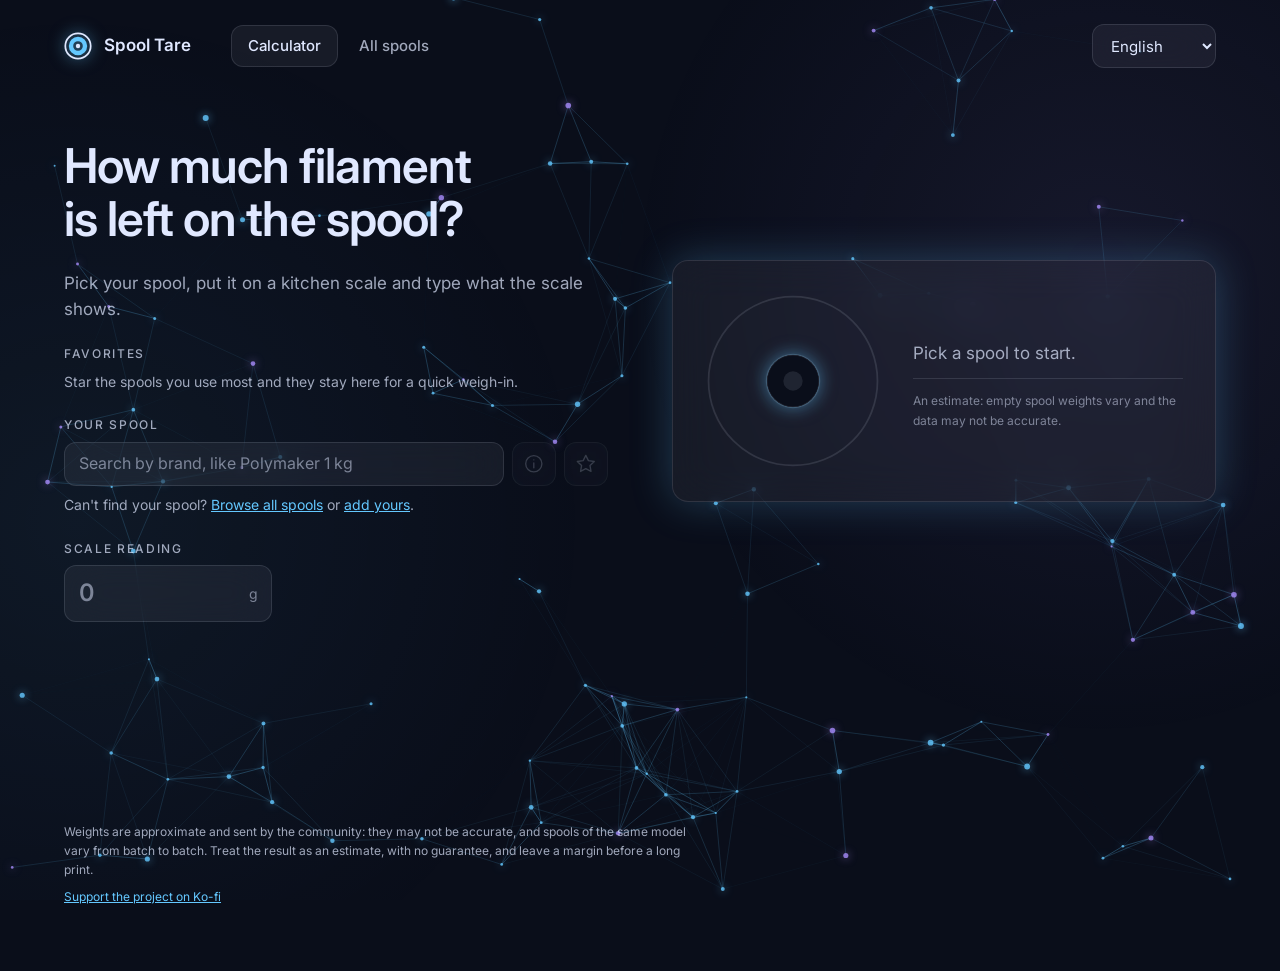
<file: index.html>
<!doctype html>
<html lang="en">
<head>
  <meta charset="utf-8">
  <meta name="viewport" content="width=device-width, initial-scale=1">
  <title>Spool Tare — filament spool weights</title>
  <meta name="description" content="Find the weight of an empty 3D printer filament spool and work out how much filament is left.">
  <!-- Set content to "owner/repository" if the site is not served from <owner>.github.io. -->
  <meta name="github-repo" content="">
  <meta name="theme-color" content="#0a0e1a">
  <link rel="icon" href="assets/icon.svg" type="image/svg+xml">
  <link rel="preconnect" href="https://fonts.googleapis.com">
  <link rel="preconnect" href="https://fonts.gstatic.com" crossorigin>
  <link href="https://fonts.googleapis.com/css2?family=Inter:wght@400;500;600&display=swap" rel="stylesheet">
  <link rel="stylesheet" href="assets/style.css">
  <script type="module" src="assets/app.js"></script>
  <script type="module" src="assets/particles.js"></script>
</head>
<body>
  <div id="nebula" aria-hidden="true"></div>
  <canvas id="particles" aria-hidden="true"></canvas>

  <header class="top">
    <a class="brand" href="./">
      <svg viewBox="0 0 32 32" width="28" height="28" aria-hidden="true">
        <circle cx="16" cy="16" r="14.5" fill="none" stroke="currentColor" stroke-width="2"/>
        <circle cx="16" cy="16" r="8" fill="none" stroke="var(--blue)" stroke-width="5"/>
        <circle cx="16" cy="16" r="2.5" fill="currentColor"/>
      </svg>
      <span>Spool Tare</span>
    </a>
    <nav class="nav" data-i18n-aria="nav.label" aria-label="Pages">
      <a href="./" aria-current="page" data-i18n="nav.home">Calculator</a>
      <a href="spools.html" data-i18n="nav.catalog">All spools</a>
    </nav>
    <div class="top-actions">
      <label class="lang">
        <span class="sr-only" data-i18n="lang.label">Language</span>
        <select id="lang"></select>
      </label>
    </div>
  </header>

  <main>
    <section class="hero" aria-labelledby="hero-title">
      <div class="hero-form">
        <h1 id="hero-title" data-i18n="hero.title">How much filament is left on the spool?</h1>
        <p class="lead" data-i18n="hero.lead">Pick your spool, put it on a kitchen scale and type what the scale shows.</p>

        <div class="favorites" id="favorites" aria-labelledby="fav-title">
          <h2 id="fav-title" data-i18n="fav.title">Favorites</h2>
          <ul id="fav-list"></ul>
          <p class="hint" id="fav-empty" data-i18n="fav.empty">Star the spools you use most and they stay here for a quick weigh-in.</p>
        </div>

        <div class="field combo">
          <label for="pick" data-i18n="calc.spool.label">Your spool</label>
          <div class="pick-row">
            <input id="pick" type="search" autocomplete="off" role="combobox" aria-expanded="false" aria-controls="pick-list"
                   aria-autocomplete="list" data-i18n-placeholder="calc.spool.placeholder" placeholder="Search brand or product">
            <span id="pick-fav"></span>
          </div>
          <ul id="pick-list" role="listbox" hidden></ul>
          <p class="hint">
            <span data-i18n="home.missing">Can't find your spool?</span>
            <a href="spools.html" data-i18n="home.browse">Browse all spools</a>
            <span data-i18n="home.or">or</span>
            <a id="missing-add" href="spools.html#add" data-i18n="home.add">add yours</a>.
          </p>
        </div>

        <div class="field reading">
          <label for="reading" data-i18n="calc.reading.label">Scale reading</label>
          <div class="with-unit">
            <input id="reading" type="number" inputmode="decimal" min="0" step="1" placeholder="0">
            <span aria-hidden="true">g</span>
          </div>
        </div>
      </div>

      <div class="scale" aria-live="polite">
        <div class="gauge-wrap" id="gauge-wrap">
          <svg class="gauge" viewBox="0 0 200 200" aria-hidden="true">
            <circle class="gauge-flange" cx="100" cy="100" r="96"/>
            <circle class="gauge-filament" id="gauge-filament" cx="100" cy="100" r="30"/>
            <circle class="gauge-core" cx="100" cy="100" r="30"/>
            <circle class="gauge-hole" cx="100" cy="100" r="11"/>
          </svg>
        </div>
        <div class="scale-text">
          <p class="scale-spool" id="scale-spool"></p>
          <p class="scale-main" id="scale-main"></p>
          <p class="scale-sub" id="scale-sub"></p>
          <p class="scale-note" data-i18n="disclaimer.short">An estimate: empty spool weights vary and the data may not be accurate.</p>
        </div>
      </div>
    </section>
  </main>

  <footer class="foot">
    <p class="disclaimer" data-i18n="disclaimer.full">Weights are approximate and sent by the community: they may not be accurate, and spools of the same model vary from batch to batch. Treat the result as an estimate, with no guarantee, and leave a margin before a long print.</p>
    <p><a href="https://ko-fi.com/ralexsander" target="_blank" rel="noopener" data-i18n="footer.support">Support the project on Ko-fi</a></p>
  </footer>
</body>
</html>
</file>
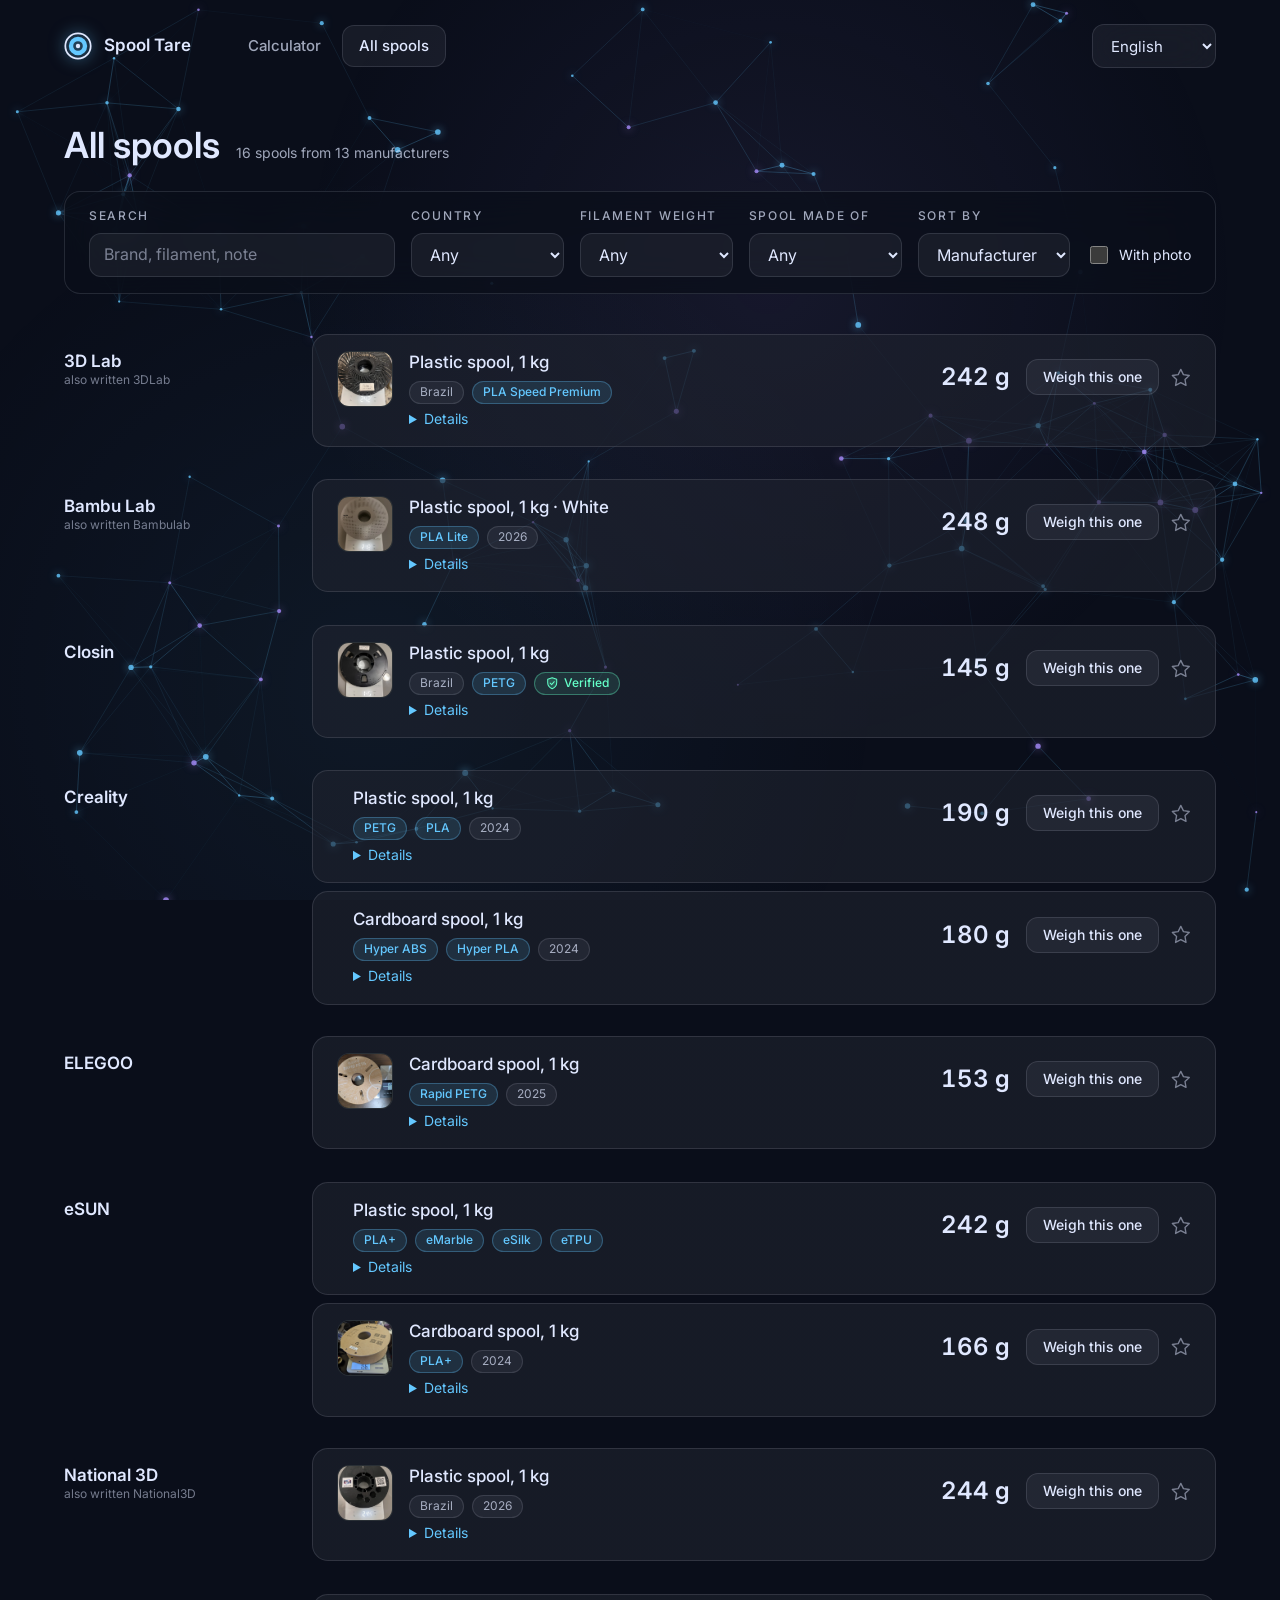
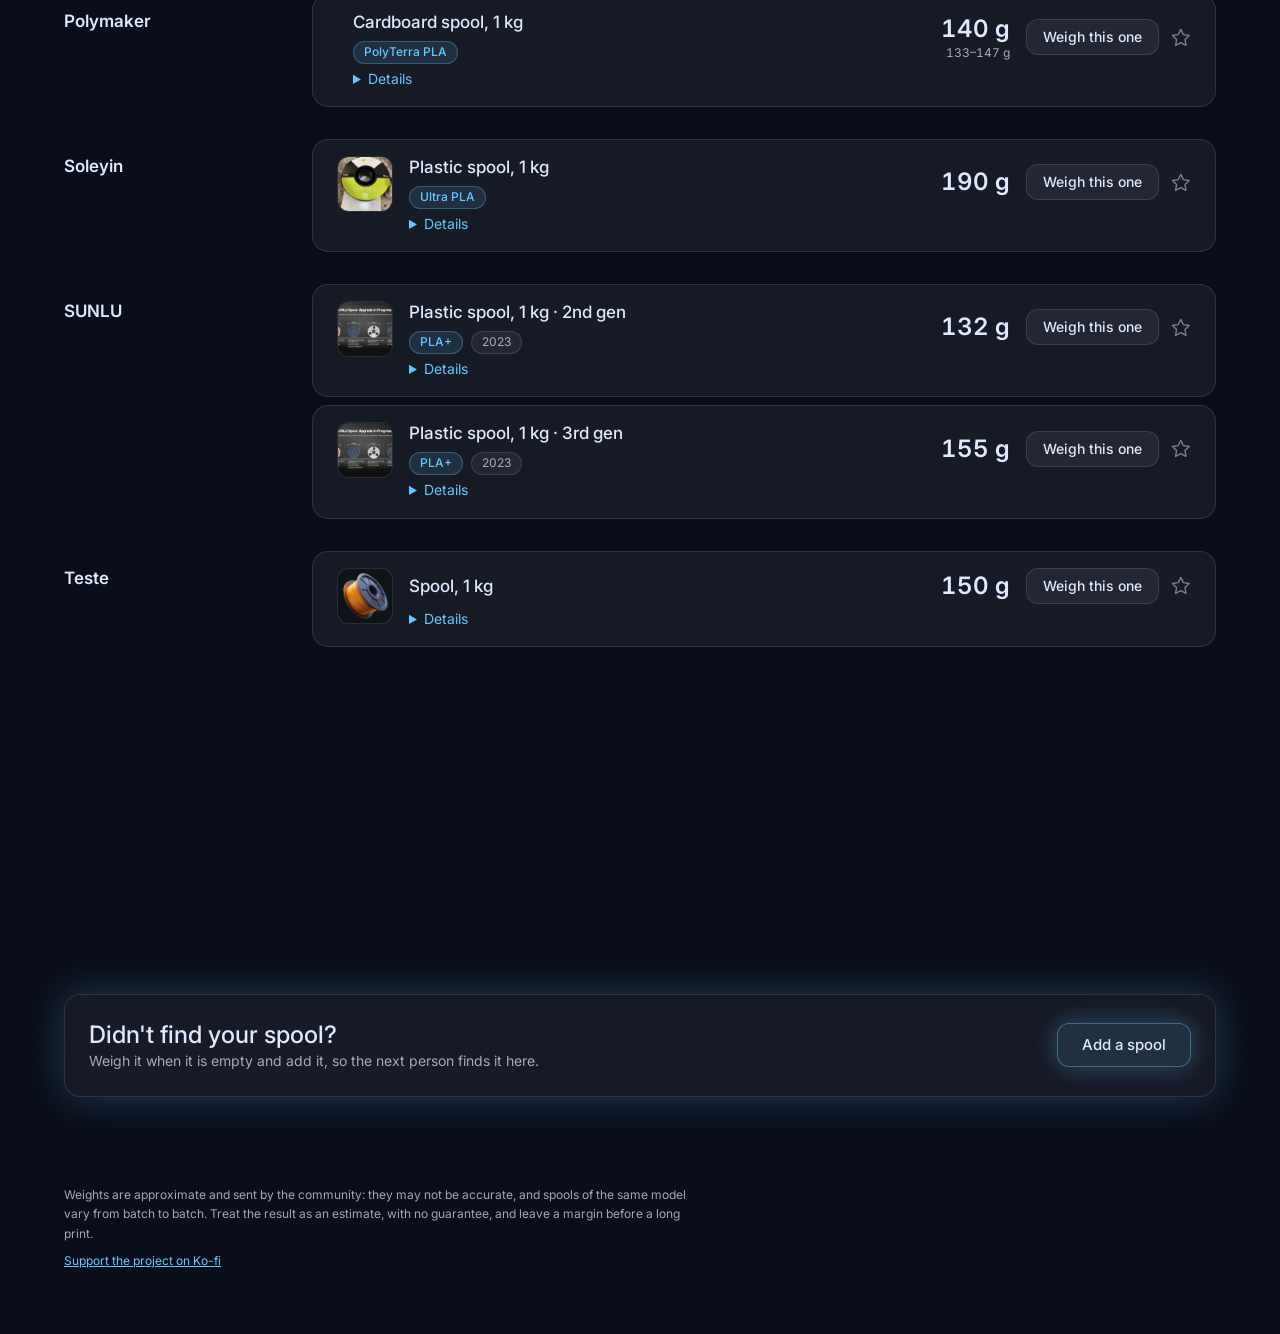
<file: spools.html>
<!doctype html>
<html lang="en">
<head>
  <meta charset="utf-8">
  <meta name="viewport" content="width=device-width, initial-scale=1">
  <title>All spools — Spool Tare</title>
  <meta name="description" content="Empty weights of 3D printer filament spools, by manufacturer, with filters and photos.">
  <!-- Set content to "owner/repository" if the site is not served from <owner>.github.io. -->
  <meta name="github-repo" content="">
  <meta name="theme-color" content="#0a0e1a">
  <link rel="icon" href="assets/icon.svg" type="image/svg+xml">
  <link rel="preconnect" href="https://fonts.googleapis.com">
  <link rel="preconnect" href="https://fonts.gstatic.com" crossorigin>
  <link href="https://fonts.googleapis.com/css2?family=Inter:wght@400;500;600&display=swap" rel="stylesheet">
  <link rel="stylesheet" href="assets/style.css">
  <script type="module" src="assets/app.js"></script>
  <script type="module" src="assets/particles.js"></script>
</head>
<body>
  <div id="nebula" aria-hidden="true"></div>
  <canvas id="particles" aria-hidden="true"></canvas>

  <header class="top">
    <a class="brand" href="./">
      <svg viewBox="0 0 32 32" width="28" height="28" aria-hidden="true">
        <circle cx="16" cy="16" r="14.5" fill="none" stroke="currentColor" stroke-width="2"/>
        <circle cx="16" cy="16" r="8" fill="none" stroke="var(--blue)" stroke-width="5"/>
        <circle cx="16" cy="16" r="2.5" fill="currentColor"/>
      </svg>
      <span>Spool Tare</span>
    </a>
    <nav class="nav" data-i18n-aria="nav.label" aria-label="Pages">
      <a href="./" data-i18n="nav.home">Calculator</a>
      <a href="spools.html" aria-current="page" data-i18n="nav.catalog">All spools</a>
    </nav>
    <div class="top-actions">
      <label class="lang">
        <span class="sr-only" data-i18n="lang.label">Language</span>
        <select id="lang"></select>
      </label>
    </div>
  </header>

  <main>
    <section class="catalog" aria-labelledby="catalog-title">
      <div class="catalog-head">
        <h1 id="catalog-title" data-i18n="catalog.title">All spools</h1>
        <p id="catalog-count" class="muted"></p>
      </div>

      <form class="filters" id="filters" role="search">
        <div class="field grow">
          <label for="q" data-i18n="filter.search">Search</label>
          <input id="q" type="search" data-i18n-placeholder="filter.search.placeholder" placeholder="Brand, product, note">
        </div>
        <div class="field">
          <label for="f-country" data-i18n="filter.country">Country</label>
          <select id="f-country"></select>
        </div>
        <div class="field">
          <label for="f-size" data-i18n="filter.size">Filament weight</label>
          <select id="f-size"></select>
        </div>
        <div class="field">
          <label for="f-body" data-i18n="filter.body">Spool made of</label>
          <select id="f-body"></select>
        </div>
        <div class="field">
          <label for="f-sort" data-i18n="filter.sort">Sort by</label>
          <select id="f-sort">
            <option value="maker" data-i18n="sort.maker">Manufacturer</option>
            <option value="light" data-i18n="sort.light">Lightest first</option>
            <option value="heavy" data-i18n="sort.heavy">Heaviest first</option>
          </select>
        </div>
        <label class="check"><input id="f-photo" type="checkbox"> <span data-i18n="filter.photo">With photo</span></label>
      </form>

      <div id="list"></div>

      <aside class="glass cta">
        <div>
          <h2 data-i18n="cta.title">Didn't find your spool?</h2>
          <p class="muted" data-i18n="cta.text">Weigh it when it is empty and add it, so the next person finds it here.</p>
        </div>
        <button class="btn btn-primary" id="open-contribute" type="button" data-i18n="contribute.open">Add a spool</button>
      </aside>
    </section>
  </main>

  <footer class="foot">
    <p class="disclaimer" data-i18n="disclaimer.full">Weights are approximate and sent by the community: they may not be accurate, and spools of the same model vary from batch to batch. Treat the result as an estimate, with no guarantee, and leave a margin before a long print.</p>
    <p><a href="https://ko-fi.com/ralexsander" target="_blank" rel="noopener" data-i18n="footer.support">Support the project on Ko-fi</a></p>
  </footer>

  <dialog id="contribute" aria-labelledby="contribute-title">
    <form id="contribute-form" method="dialog">
      <h2 id="contribute-title" data-i18n="contribute.title">Add a spool you weighed</h2>
      <p class="muted" data-i18n="contribute.lead">Fill this in, then finish on GitHub, where you attach a photo of the spool (required). You need a free GitHub account.</p>

      <div class="field">
        <label for="c-maker" data-i18n="field.manufacturer">Manufacturer</label>
        <input id="c-maker" list="makers" required autocomplete="off">
        <datalist id="makers"></datalist>
        <p class="hint" id="c-maker-hint"></p>
      </div>
      <div class="field">
        <label for="c-country" data-i18n="field.country">Country where it is sold</label>
        <select id="c-country"></select>
      </div>
      <div class="row">
        <div class="field">
          <label for="c-body" data-i18n="field.body">Spool made of</label>
          <select id="c-body" required></select>
        </div>
        <div class="field">
          <label for="c-filament" data-i18n="field.filament">Filament weight when new</label>
          <input id="c-filament" placeholder="1 kg">
        </div>
      </div>
      <div class="row">
        <div class="field">
          <label for="c-weight" data-i18n="field.weight">Empty spool weight</label>
          <div class="with-unit"><input id="c-weight" type="number" inputmode="decimal" min="5" max="5000" step="0.1" required><span aria-hidden="true">g</span></div>
        </div>
        <div class="field">
          <label for="c-variant" data-i18n="field.variant">Spool variant</label>
          <input id="c-variant" maxlength="60" data-i18n-placeholder="field.variant.placeholder" placeholder="Reusable, 3rd generation, transparent…">
        </div>
      </div>
      <div class="row row-3">
        <div class="field">
          <label for="c-outer" data-i18n="field.outer">Outer diameter</label>
          <div class="with-unit"><input id="c-outer" type="number" inputmode="decimal" min="5" max="500" step="0.1"><span aria-hidden="true">mm</span></div>
        </div>
        <div class="field">
          <label for="c-width" data-i18n="field.width">Width</label>
          <div class="with-unit"><input id="c-width" type="number" inputmode="decimal" min="5" max="500" step="0.1"><span aria-hidden="true">mm</span></div>
        </div>
        <div class="field">
          <label for="c-hole" data-i18n="field.hole">Hole diameter</label>
          <div class="with-unit"><input id="c-hole" type="number" inputmode="decimal" min="5" max="500" step="0.1"><span aria-hidden="true">mm</span></div>
        </div>
      </div>
      <div class="row">
        <div class="field">
          <label for="c-filaments" data-i18n="field.filaments">Filaments sold on this spool</label>
          <input id="c-filaments" placeholder="PLA+, PETG, eSilk">
        </div>
        <div class="field">
          <label for="c-year" data-i18n="field.year">Year bought</label>
          <input id="c-year" type="number" inputmode="numeric" min="2000" max="2100" step="1">
        </div>
      </div>
      <div class="row">
        <div class="field">
          <label for="c-source" data-i18n="field.source">Where the weight comes from</label>
          <select id="c-source">
            <option value="I weighed it myself" data-i18n="source.opt.measured">I weighed it myself</option>
            <option value="Manufacturer's website or datasheet" data-i18n="source.opt.manufacturer">Manufacturer's website or datasheet</option>
            <option value="Other source" data-i18n="source.opt.other">Other source</option>
          </select>
        </div>
        <div class="field">
          <label for="c-source-url" data-i18n="field.sourceurl">Link to the source</label>
          <input id="c-source-url" type="url" placeholder="https://">
        </div>
      </div>
      <div class="field">
        <label for="c-comment" data-i18n="field.comment">Notes</label>
        <textarea id="c-comment" rows="2" maxlength="500" data-i18n-placeholder="field.comment.placeholder" placeholder="Outer diameter, width, core diameter…"></textarea>
      </div>
      <p class="hint" id="c-error" role="alert"></p>
      <div class="dialog-actions">
        <button class="btn" type="button" id="contribute-cancel" data-i18n="contribute.cancel">Cancel</button>
        <button class="btn btn-primary" type="submit" data-i18n="contribute.submit">Continue on GitHub</button>
      </div>
    </form>
  </dialog>

</body>
</html>
</file>
<file: assets/style.css>
/* "Particle System" theme: blue-black ground, cool accents, content on glass, glow instead of shadow. */
:root {
  --ground: #0a0e1a;
  --bed: #0f1419;
  --mist: #e0e8ff;
  --mist-70: rgb(224 232 255 / 0.7);
  --mist-50: rgb(224 232 255 / 0.5);
  --blue: #64c8ff;
  --teal: #64ffc8;
  --violet: #a78bfa;

  --glass: rgb(224 232 255 / 0.06);
  --glass-raised: rgb(224 232 255 / 0.1);
  --hairline: rgb(224 232 255 / 0.12);
  --overlay: rgb(15 20 25 / 0.88);
  --glow: 0 0 40px rgb(100 200 255 / 0.25);
  --glow-strong: 0 0 60px rgb(100 200 255 / 0.4);
  --blur: blur(20px);

  --radius-card: 16px;
  --radius-control: 12px;
  --font: "Inter", ui-sans-serif, system-ui, -apple-system, "Segoe UI", Roboto, sans-serif;
  color-scheme: dark;
}

* { box-sizing: border-box; }
html { background: var(--ground); }
body {
  margin: 0;
  color: var(--mist);
  font: 400 0.875rem/1.6 var(--font);
}
h1, h2, h3, p { margin: 0; }
.muted { color: var(--mist-70); }
.sr-only { position: absolute; width: 1px; height: 1px; overflow: hidden; clip-path: inset(50%); white-space: nowrap; }
:focus-visible { outline: 2px solid var(--teal); outline-offset: 2px; }

/* Background layers: nebula, then particles, then the page. */
#nebula, #particles { position: fixed; inset: 0; width: 100%; height: 100%; pointer-events: none; z-index: 0; }
#nebula {
  background:
    radial-gradient(42rem 42rem at var(--violet-x, 75%) var(--violet-y, 20%), rgb(167 139 250 / 0.08), transparent 70%),
    radial-gradient(46rem 46rem at var(--blue-x, 20%) var(--blue-y, 70%), rgb(100 200 255 / 0.06), transparent 70%);
}
.top, main, .foot { position: relative; z-index: 1; }

/* Glass */
.glass, .scale, .spool, .filters {
  background: var(--glass);
  border: 1px solid var(--hairline);
  border-radius: var(--radius-card);
}
.scale, .filters { -webkit-backdrop-filter: var(--blur); backdrop-filter: var(--blur); }

/* Controls */
input, select, textarea, button { font: inherit; color: inherit; }
input:not([type="checkbox"]), select, textarea {
  width: 100%;
  min-height: 2.75rem;
  padding: 0.5rem 0.875rem;
  font-size: 1rem;
  background: var(--glass);
  border: 1px solid var(--hairline);
  border-radius: var(--radius-control);
  -webkit-backdrop-filter: var(--blur); backdrop-filter: var(--blur);
  transition: border-color 0.2s, box-shadow 0.2s;
}
input:not([type="checkbox"]):focus, select:focus, textarea:focus {
  outline: none; border-color: rgb(100 200 255 / 0.6); box-shadow: 0 0 24px rgb(100 200 255 / 0.3);
}
select option { background: var(--bed); color: var(--mist); }
::placeholder { color: var(--mist-50); }
textarea { resize: vertical; }
.field { display: grid; gap: 0.5rem; min-width: 0; border: 0; padding: 0; margin: 0; }
.field > label, .field > legend, .label {
  padding: 0;
  font-size: 0.75rem; font-weight: 500; line-height: 1.4; letter-spacing: 0.14em; text-transform: uppercase;
  color: var(--mist-70);
}
.with-unit { position: relative; }
.with-unit input { padding-right: 2.2rem; }
.with-unit span { position: absolute; right: 0.875rem; top: 50%; translate: 0 -50%; color: var(--mist-50); }
.hint { color: var(--mist-70); min-height: 1.6em; }
.hint.warn, .hint.error { color: var(--violet); }
.hint button { background: none; border: 0; padding: 0; color: var(--blue); text-decoration: underline; cursor: pointer; }

.btn {
  min-height: 2.75rem;
  padding: 0.5rem 1.5rem;
  font-size: 0.9375rem; font-weight: 500; white-space: nowrap;
  background: var(--glass);
  border: 1px solid var(--hairline);
  border-radius: var(--radius-control);
  cursor: pointer;
  transition: background-color 0.2s, box-shadow 0.2s, color 0.2s, border-color 0.2s;
}
.btn:hover { background: var(--glass-raised); color: #fff; }
.btn-primary {
  background: rgb(100 200 255 / 0.12);
  border-color: rgb(100 200 255 / 0.4);
  box-shadow: 0 0 24px rgb(100 200 255 / 0.3);
}
.btn-primary:hover { background: rgb(100 200 255 / 0.2); box-shadow: 0 0 40px rgb(100 200 255 / 0.3); }
.btn-small { min-height: 2.25rem; padding: 0.25rem 1rem; font-size: 0.875rem; }

/* Header */
.top {
  display: flex; align-items: center; justify-content: space-between; gap: 1rem;
  max-width: 1200px; margin: 0 auto; padding: 1.5rem;
}
.brand { display: flex; align-items: center; gap: 0.75rem; color: inherit; text-decoration: none; font-size: 1.0625rem; font-weight: 600; }
.brand svg { filter: drop-shadow(0 0 8px rgb(100 200 255 / 0.6)); }
.top-actions { display: flex; align-items: center; gap: 0.75rem; }
.nav { display: flex; gap: 0.25rem; margin-right: auto; margin-left: 1.5rem; }
.nav a {
  padding: 0.5rem 1rem; border: 1px solid transparent; border-radius: var(--radius-control);
  color: var(--mist-70); text-decoration: none; font-size: 0.9375rem; font-weight: 500;
  transition: color 0.2s, background-color 0.2s;
}
.nav a:hover { color: #fff; background: var(--glass); }
.nav a[aria-current="page"] { color: var(--mist); background: var(--glass); border-color: var(--hairline); }
.hint a { color: var(--blue); }
.lang select { width: auto; font-size: 0.9375rem; }

main { max-width: 1200px; margin: 0 auto; padding: 0 1.5rem 4rem; }

/* Hero: the scale */
.hero {
  display: grid; grid-template-columns: minmax(0, 1fr) minmax(0, 1fr); gap: 4rem; align-items: center;
  padding: 3rem 0 7rem;
}
.hero-form { display: grid; gap: 1.5rem; }
.hero h1 { font-size: clamp(2.25rem, 4.4vw, 3rem); font-weight: 600; line-height: 1.1; letter-spacing: -0.02em; text-wrap: balance; }
.lead { font-size: 1.0625rem; line-height: 1.55; color: var(--mist-70); max-width: 34rem; }
.reading { max-width: 13rem; }
.reading input { font-size: 1.5rem; font-weight: 600; font-variant-numeric: tabular-nums; min-height: 3.5rem; }

.favorites h2 {
  margin-bottom: 0.5rem;
  font-size: 0.75rem; font-weight: 500; line-height: 1.4; letter-spacing: 0.14em; text-transform: uppercase; color: var(--mist-70);
}
.favorites ul { list-style: none; margin: 0; padding: 0; display: flex; flex-wrap: wrap; gap: 0.5rem; }
.fav {
  display: flex; align-items: baseline; gap: 0.6rem; max-width: 100%;
  min-height: 2.75rem; padding: 0.4rem 1rem; text-align: left; font-size: 0.9375rem;
  background: var(--glass); border: 1px solid var(--hairline); border-radius: 999px; cursor: pointer;
  -webkit-backdrop-filter: var(--blur); backdrop-filter: var(--blur);
  transition: background-color 0.2s, box-shadow 0.2s, border-color 0.2s;
}
.fav:hover { background: var(--glass-raised); }
.fav[aria-pressed="true"] { background: rgb(100 255 200 / 0.12); border-color: rgb(100 255 200 / 0.5); box-shadow: 0 0 24px rgb(100 255 200 / 0.25); }
.fav .w { font-size: 0.8125rem; font-variant-numeric: tabular-nums; color: var(--mist-70); white-space: nowrap; }

.icon-btn {
  display: inline-grid; place-items: center; width: 2.25rem; height: 2.25rem; padding: 0;
  background: none; border: 0; border-radius: var(--radius-control); color: var(--mist-50); cursor: pointer; vertical-align: middle;
  transition: color 0.2s;
}
.icon-btn svg { width: 1.35rem; height: 1.35rem; fill: none; stroke: currentColor; stroke-width: 1.5; stroke-linejoin: round; stroke-linecap: round; }
.icon-btn:not(:disabled):hover { color: var(--mist); }
.star[aria-pressed="true"] { color: var(--violet); }
.star[aria-pressed="true"] svg { fill: currentColor; filter: drop-shadow(0 0 6px rgb(167 139 250 / 0.7)); }

.combo { position: relative; }
.pick-row { display: flex; gap: 0.5rem; }
#pick-fav { display: flex; gap: 0.5rem; }
.pick-row .icon-btn {
  flex: none; width: 2.75rem; height: 2.75rem;
  background: var(--glass); border: 1px solid var(--hairline);
  -webkit-backdrop-filter: var(--blur); backdrop-filter: var(--blur);
}
.pick-row .icon-btn:not(:disabled):hover { background: var(--glass-raised); }
.pick-row .star[aria-pressed="true"] { border-color: rgb(167 139 250 / 0.5); box-shadow: 0 0 24px rgb(167 139 250 / 0.3); }
.icon-btn:disabled { opacity: 0.4; cursor: default; }
#pick-list {
  position: absolute; z-index: 5; top: 100%; left: 0; right: 0;
  margin: 0.5rem 0 0; padding: 0.5rem; list-style: none;
  background: var(--overlay); border: 1px solid var(--hairline); border-radius: var(--radius-card);
  -webkit-backdrop-filter: var(--blur); backdrop-filter: var(--blur);
  box-shadow: var(--glow);
  max-height: 24rem; overflow: auto;
}
#pick-list li { display: flex; align-items: center; gap: 0.75rem; padding: 0.5rem 0.75rem; border-radius: 8px; cursor: pointer; }
.pick-thumb { flex: none; width: 2.5rem; height: 2.5rem; border: 1px solid var(--hairline); border-radius: 8px; overflow: hidden; background: var(--bed); }
.pick-thumb img { width: 100%; height: 100%; object-fit: cover; display: block; }
.pick-text { flex: 1; min-width: 0; display: grid; line-height: 1.35; }
.pick-text small { font-size: 0.75rem; color: var(--mist-70); }
#pick-list li[aria-selected="true"], #pick-list li:hover { background: rgb(100 200 255 / 0.14); }
#pick-list li.none { cursor: default; color: var(--mist-70); background: none; }
#pick-list .w { font-variant-numeric: tabular-nums; color: var(--mist-70); white-space: nowrap; }

.scale {
  display: grid; grid-template-columns: 11rem minmax(0, 1fr); gap: 2rem; align-items: center;
  padding: 2rem;
  box-shadow: var(--glow);
  transition: box-shadow 0.2s;
}
.scale:hover { box-shadow: var(--glow-strong); }
.gauge-wrap { position: relative; display: grid; place-items: center; }
.gauge { width: 100%; height: auto; overflow: visible; }
.gauge-flange { fill: none; stroke: var(--hairline); stroke-width: 2; }
.gauge-filament { fill: rgb(100 200 255 / 0.85); filter: drop-shadow(0 0 10px rgb(100 200 255 / 0.6)); transition: r 0.5s cubic-bezier(0.2, 0.8, 0.2, 1); }
.gauge-core { fill: var(--ground); stroke: var(--hairline); stroke-width: 2; }
.gauge-hole { fill: var(--glass-raised); }
.pulse {
  position: absolute; left: 50%; top: 50%; width: 16px; height: 16px; translate: -50% -50%;
  border: 1px solid var(--teal); border-radius: 999px; pointer-events: none;
  animation: pulse 1.2s ease-out forwards;
}
@keyframes pulse { to { width: 96px; height: 96px; opacity: 0; } }
.scale-spool { color: var(--mist-70); }
.scale-main { font-size: clamp(1.5rem, 3vw, 2.25rem); font-weight: 600; line-height: 1.2; font-variant-numeric: tabular-nums; margin: 0.5rem 0; text-wrap: balance; }
.scale-main.quiet { font-size: 1.0625rem; font-weight: 400; line-height: 1.55; color: var(--mist-70); }
.scale-sub { color: var(--mist-70); }
.scale-note { margin-top: 0.75rem; padding-top: 0.75rem; border-top: 1px solid var(--hairline); font-size: 0.75rem; color: var(--mist-50); }

/* Catalogue */
.catalog-head { display: flex; align-items: baseline; gap: 1rem; flex-wrap: wrap; margin-bottom: 1.5rem; }
.catalog { padding-top: 2rem; }
.catalog h1 { font-size: clamp(1.75rem, 3.4vw, 2.25rem); font-weight: 600; line-height: 1.2; }

.filters {
  position: sticky; top: 0.75rem; z-index: 3;
  display: grid; grid-template-columns: minmax(12rem, 2fr) repeat(4, minmax(7rem, 1fr)) auto; gap: 1rem; align-items: end;
  padding: 1rem 1.5rem; margin-bottom: 1.5rem;
  background: rgb(10 14 26 / 0.72);
}
.filters input:not([type="checkbox"]), .filters select { -webkit-backdrop-filter: none; backdrop-filter: none; }
.check { display: flex; align-items: center; gap: 0.5rem; min-height: 2.75rem; white-space: nowrap; }
.check input { width: 1.1rem; height: 1.1rem; accent-color: var(--blue); }

.maker { display: grid; grid-template-columns: 14rem minmax(0, 1fr); gap: 1.5rem; padding: 1rem 0; content-visibility: auto; contain-intrinsic-size: auto 8rem; }
.maker h3 { font-size: 1.0625rem; font-weight: 600; line-height: 1.3; position: sticky; top: 7.5rem; align-self: start; padding-top: 1rem; overflow-wrap: anywhere; }
.maker h3 small { display: block; font-size: 0.75rem; font-weight: 400; line-height: 1.4; color: var(--mist-50); }
.spools { list-style: none; margin: 0; padding: 0; display: grid; gap: 0.5rem; }
.spool {
  display: grid; grid-template-columns: auto minmax(0, 1fr) auto auto; gap: 0.25rem 1rem; align-items: center;
  padding: 1rem 1rem 1rem 1.5rem;
  /* Glass over a dimmed ground instead of a blur: hundreds of blurred rows would be too heavy. */
  background: linear-gradient(var(--glass), var(--glass)), rgb(10 14 26 / 0.6);
  transition: box-shadow 0.2s, border-color 0.2s;
}
.spool:hover { box-shadow: var(--glow); }
.spool.selected { border-color: rgb(100 255 200 / 0.5); box-shadow: 0 0 40px rgb(100 255 200 / 0.2); }
.spool-thumb { grid-row: span 2; align-self: start; width: 3.5rem; height: 3.5rem; padding: 0; border: 1px solid var(--hairline); border-radius: var(--radius-control); overflow: hidden; cursor: zoom-in; background: var(--bed); }
.spool-thumb img { width: 100%; height: 100%; object-fit: cover; display: block; }
.spool-info { grid-column: 2; min-width: 0; }
.spool-name { font-size: 1.0625rem; font-weight: 500; line-height: 1.3; overflow-wrap: anywhere; }
.spool-name .by { font-weight: 400; color: var(--mist-70); }
.tags { display: flex; flex-wrap: wrap; gap: 0.5rem; margin-top: 0.5rem; }
.tag { font-size: 0.75rem; line-height: 1.4; padding: 0.125rem 0.625rem; border-radius: 999px; background: var(--glass); border: 1px solid var(--hairline); color: var(--mist-70); }
.tag.filament { background: rgb(100 200 255 / 0.12); border-color: rgb(100 200 255 / 0.3); color: var(--blue); font-weight: 500; }
.tag.verified { display: inline-flex; align-items: center; gap: 0.3rem; background: rgb(100 255 200 / 0.1); border-color: rgb(100 255 200 / 0.35); color: var(--teal); font-weight: 500; }
.verified-badge { display: inline-block; margin-left: 0.4rem; vertical-align: -0.2em; line-height: 0; color: var(--teal); }
.verified-badge svg, .tag.verified svg {
  width: 1.2em; height: 1.2em; fill: rgb(100 255 200 / 0.18); stroke: currentColor; stroke-width: 1.7; stroke-linejoin: round; stroke-linecap: round;
}
.verified-badge svg { filter: drop-shadow(0 0 5px rgb(100 255 200 / 0.55)); }
.verified-badge path + path, .tag.verified path + path { fill: none; }
.spool-weight { font-size: 1.5rem; font-weight: 600; line-height: 1.1; font-variant-numeric: tabular-nums; text-align: right; white-space: nowrap; }
.spool-weight small { display: block; margin-top: 0.25rem; font-size: 0.75rem; font-weight: 400; color: var(--mist-70); }
.spool-actions { display: flex; align-items: center; gap: 0.25rem; }
.spool-notes { grid-column: 2 / -1; color: var(--mist-70); overflow-wrap: anywhere; }
.spool-notes summary { cursor: pointer; width: fit-content; color: var(--blue); }
.spool-notes p { margin-top: 0.25rem; max-width: 70ch; }
.spool-source { font-size: 0.75rem; color: var(--mist-50); }
.spool-source a { color: inherit; }
.spool-source a:hover { color: var(--blue); }

.empty { padding: 4rem 0; text-align: center; display: grid; gap: 1.5rem; justify-items: center; }
.empty p { font-size: 1.0625rem; }
.empty div { display: flex; gap: 0.75rem; flex-wrap: wrap; justify-content: center; }

.cta {
  display: flex; align-items: center; justify-content: space-between; gap: 1.5rem; flex-wrap: wrap;
  margin-top: 4rem; padding: 1.5rem;
  -webkit-backdrop-filter: var(--blur); backdrop-filter: var(--blur);
  box-shadow: var(--glow);
}
.cta h2 { font-size: 1.5rem; font-weight: 500; line-height: 1.3; }

.foot { max-width: 1200px; margin: 0 auto; padding: 1.5rem 1.5rem 4rem; color: var(--mist-50); font-size: 0.75rem; }
.foot .disclaimer { max-width: 80ch; color: var(--mist-70); }
.foot p + p { margin-top: 0.5rem; }
.foot a { color: var(--blue); }

/* Dialogs */
dialog {
  width: min(36rem, calc(100vw - 2rem)); max-height: calc(100dvh - 2rem);
  padding: 1.5rem; border: 1px solid var(--hairline); border-radius: var(--radius-card);
  background: var(--overlay); color: var(--mist);
  -webkit-backdrop-filter: var(--blur); backdrop-filter: var(--blur);
  box-shadow: var(--glow-strong);
}
dialog::backdrop { background: rgb(10 14 26 / 0.7); }
dialog input:not([type="checkbox"]), dialog select, dialog textarea { -webkit-backdrop-filter: none; backdrop-filter: none; }
#contribute-form { display: grid; gap: 1rem; }
dialog h2 { font-size: 1.5rem; font-weight: 600; line-height: 1.3; }
.row { display: grid; grid-template-columns: 1fr 1fr; gap: 1rem; }
.row-3 { grid-template-columns: repeat(3, 1fr); }
.with-unit:has(span:only-of-type) input { padding-right: 3rem; }
.chips { display: flex; flex-wrap: wrap; gap: 0.5rem; }
.chips label { position: relative; }
.chips input { position: absolute; opacity: 0; inset: 0; }
.chips span { display: block; padding: 0.4rem 1rem; border: 1px solid var(--hairline); border-radius: 999px; background: var(--glass); cursor: pointer; transition: background-color 0.2s, border-color 0.2s; }
.chips input:checked + span { background: rgb(100 200 255 / 0.16); border-color: rgb(100 200 255 / 0.5); color: #fff; }
.chips input:focus-visible + span { outline: 2px solid var(--teal); outline-offset: 2px; }
.dialog-actions { display: flex; justify-content: flex-end; gap: 0.75rem; }
.spool-card { padding: 0; }
.spool-card:has(.has-photo) { width: min(56rem, calc(100vw - 2rem)); }
.card-body { display: grid; gap: 1rem 1.5rem; padding: 1.5rem; }
.card-body.has-photo { grid-template-columns: minmax(0, 1.2fr) minmax(0, 1fr); }
.card-head { grid-column: 1 / -1; display: flex; align-items: start; justify-content: space-between; gap: 1rem; }
.card-photo { display: block; width: 100%; max-height: 70dvh; object-fit: contain; border-radius: var(--radius-control); background: var(--bed); }
.card-info { display: grid; gap: 0.75rem; align-content: start; justify-items: start; min-width: 0; overflow-wrap: anywhere; }
.card-info .spool-weight { text-align: left; white-space: normal; }
.card-info .tags { margin-top: 0; }

@media (prefers-reduced-motion: reduce) {
  .gauge-filament { transition: none; }
  .pulse { display: none; }
}

@media (max-width: 60rem) {
  .hero { grid-template-columns: 1fr; gap: 2rem; padding: 1.5rem 0 4rem; }
  .filters { grid-template-columns: 1fr 1fr; position: static; padding: 1rem; }
  .filters .grow { grid-column: 1 / -1; }
  .maker { grid-template-columns: 1fr; gap: 0.5rem; }
  .maker h3 { position: static; }
}
@media (max-width: 34rem) {
  .top { padding: 1rem; gap: 0.5rem; }
  .nav { margin-left: 0; }
  .nav a { padding: 0.5rem 0.625rem; }
  .brand span { display: none; }
  .btn { padding-inline: 1rem; }
  main { padding: 0 1rem 2rem; }
  .scale { grid-template-columns: 6rem minmax(0, 1fr); gap: 1rem; padding: 1.25rem; }
  .spool { grid-template-columns: auto minmax(0, 1fr) auto; padding: 1rem; }
  .spool-actions { grid-column: 2 / -1; justify-self: start; }
  .row { grid-template-columns: 1fr; }
  .card-body.has-photo { grid-template-columns: 1fr; }
  .card-photo { max-height: 45dvh; }
}
</file>
